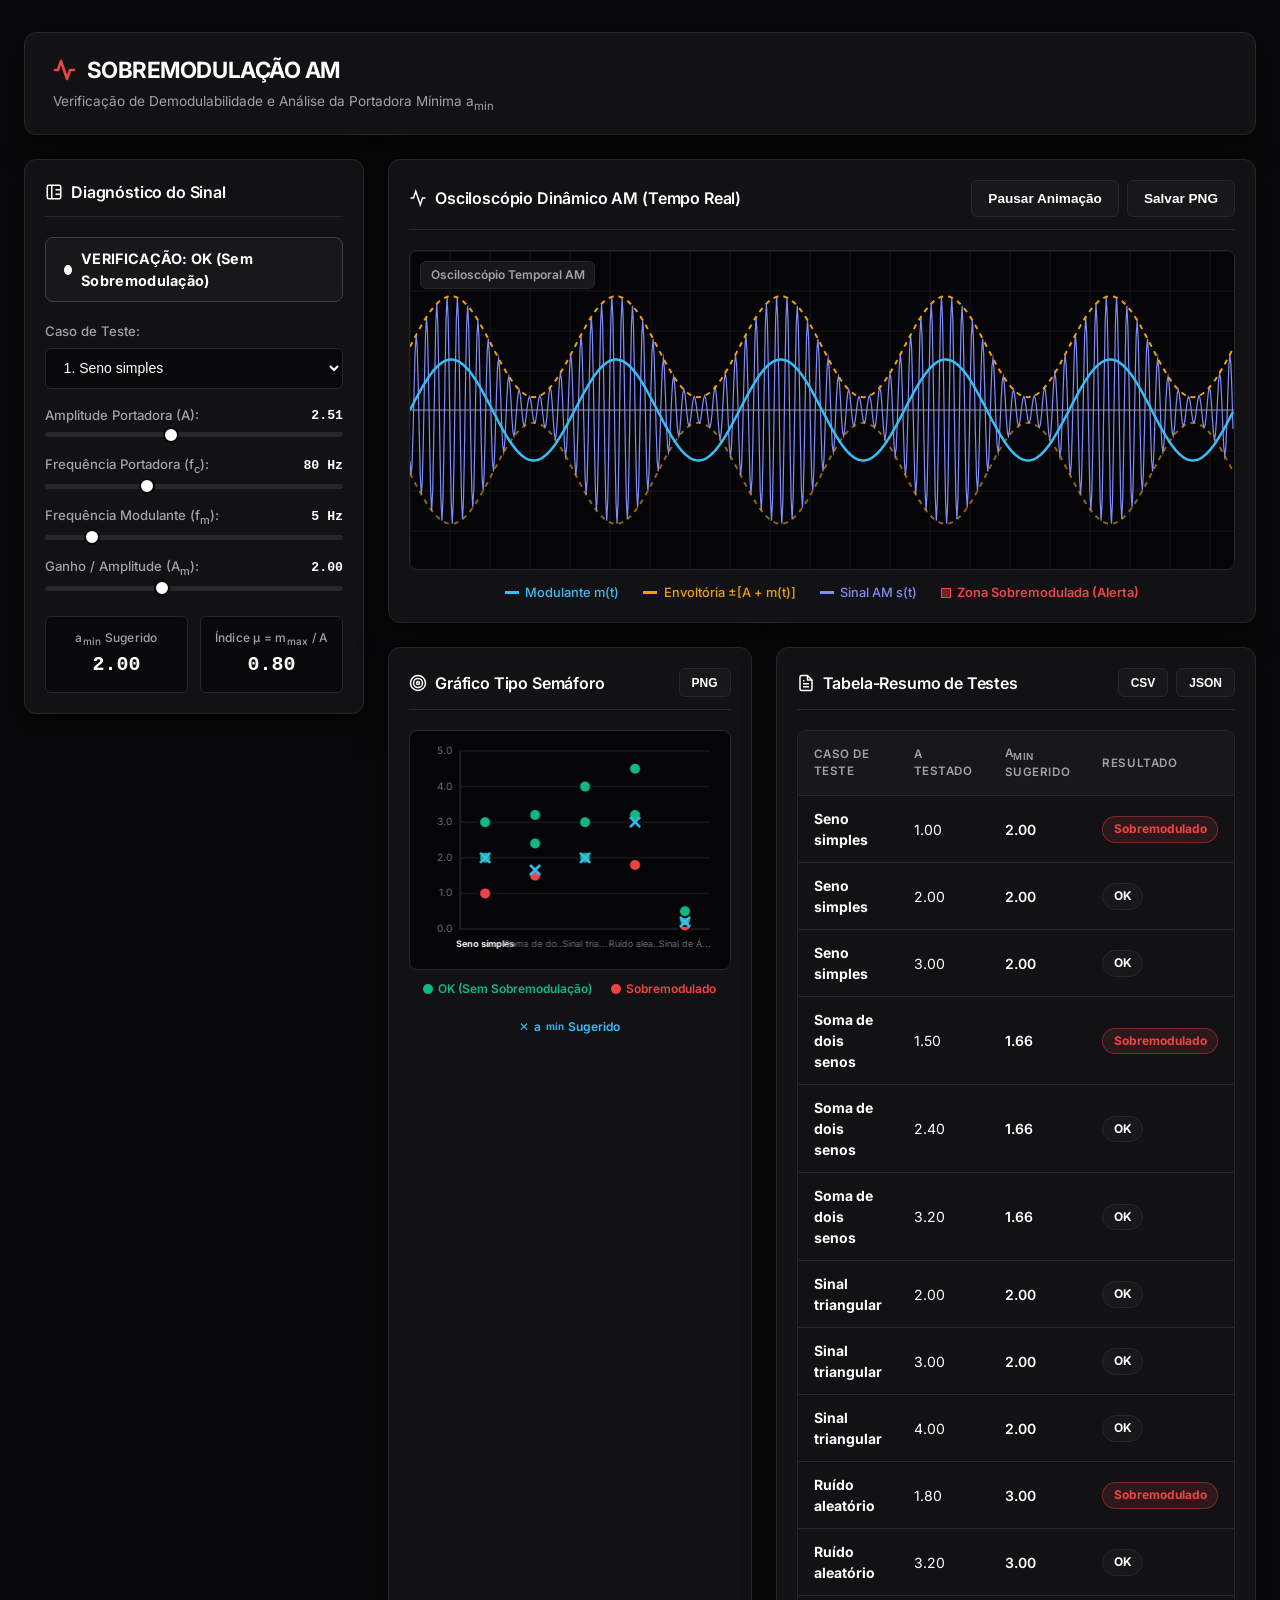
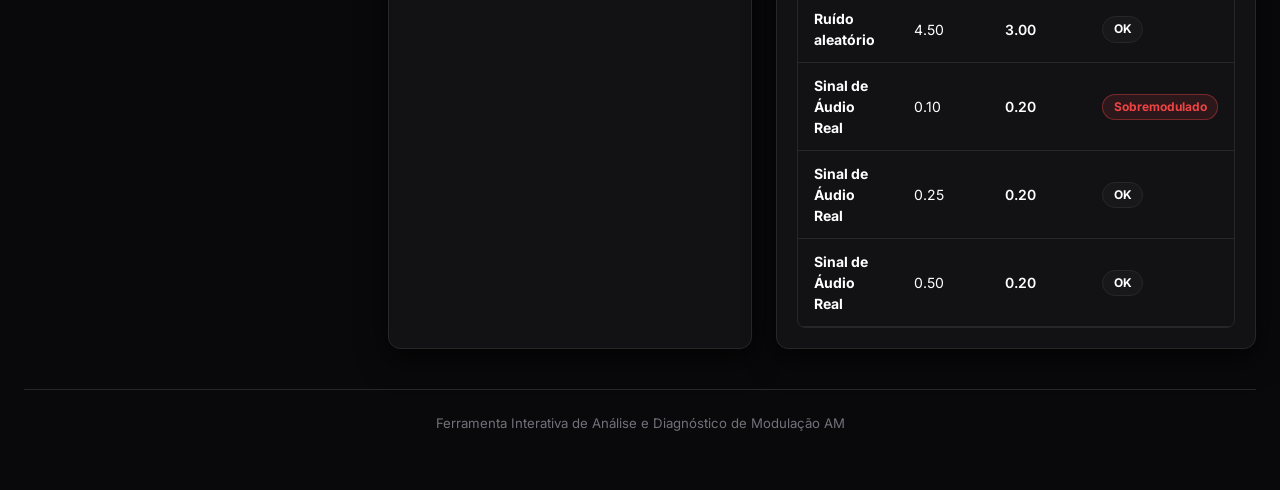
<file: simulacao-3/index.html>
<!DOCTYPE html>
<html lang="pt-BR">
<head>
  <meta charset="UTF-8">
  <meta name="viewport" content="width=device-width, initial-scale=1.0">
  <title>SOBREMODULAÇÃO AM — Verificador Automático</title>
  <meta name="description" content="Ferramenta interativa para análise e verificação automática de sobremodulação AM e cálculo de portadora mínima a_min.">
  <link rel="stylesheet" href="styles.css">
  <link rel="preconnect" href="https://fonts.googleapis.com">
  <link rel="preconnect" href="https://fonts.gstatic.com" crossorigin>
  <link href="https://fonts.googleapis.com/css2?family=Inter:wght@400;500;600;700&display=swap" rel="stylesheet">
</head>
<body>

  <div class="container">
    
    <!-- Top Header -->
    <header class="app-header">
      <div class="header-title">
        <h1>
          <svg width="24" height="24" viewBox="0 0 24 24" fill="none" stroke="currentColor" stroke-width="2.5" stroke-linecap="round" stroke-linejoin="round" style="color: var(--accent-red);"><path d="M2 12h3l3-9 6 18 3-9h4"/></svg>
          SOBREMODULAÇÃO AM
        </h1>
        <p>Verificação de Demodulabilidade e Análise da Portadora Mínima a<sub>min</sub></p>
      </div>
    </header>

    <!-- Main Dashboard Grid -->
    <div class="dashboard-grid">
      
      <!-- Sidebar Controls & Metrics -->
      <aside class="control-sidebar">
        
        <!-- Case Selector & Status Badge Card -->
        <div class="card">
          <div class="card-header">
            <span class="card-title">
              <svg width="18" height="18" viewBox="0 0 24 24" fill="none" stroke="currentColor" stroke-width="2"><rect x="3" y="3" width="18" height="18" rx="2"/><path d="M9 3v18"/><path d="M14 9h7"/><path d="M14 15h7"/></svg>
              Diagnóstico do Sinal
            </span>
          </div>

          <!-- Status Semaphore Badge -->
          <div id="statusBadge" class="status-semaphore ok" style="margin-bottom: 1.25rem;">
            <div class="status-dot"></div>
            <span id="statusText">VERIFICAÇÃO: OK</span>
          </div>

          <div class="control-group">
            
            <div class="form-field">
              <label for="caseSelector"><span>Caso de Teste:</span></label>
              <select id="caseSelector">
                <option value="sine">1. Seno simples</option>
                <option value="dual_sine">2. Soma de dois senos</option>
                <option value="triangular">3. Sinal triangular</option>
                <option value="noise">4. Ruído aleatório</option>
                <option value="audio">5. Sinal de Áudio Real</option>
              </select>
            </div>

            <div class="form-field">
              <label for="carrierAmp">
                <span>Amplitude Portadora (A):</span>
                <span id="valCarrierAmp" class="value-display">2.50</span>
              </label>
              <input type="range" id="carrierAmp" min="0.01" max="6.0" step="0.05" value="2.50">
            </div>

            <div class="form-field">
              <label for="carrierFreq">
                <span>Frequência Portadora (f<sub>c</sub>):</span>
                <span id="valCarrierFreq" class="value-display">80 Hz</span>
              </label>
              <input type="range" id="carrierFreq" min="20" max="200" step="5" value="80">
            </div>

            <div class="form-field">
              <label for="modFreq">
                <span>Frequência Modulante (f<sub>m</sub>):</span>
                <span id="valModFreq" class="value-display">5 Hz</span>
              </label>
              <input type="range" id="modFreq" min="1" max="30" step="1" value="5">
            </div>

            <div class="form-field">
              <label for="modAmp">
                <span>Ganho / Amplitude (A<sub>m</sub>):</span>
                <span id="valModAmp" class="value-display">2.00</span>
              </label>
              <input type="range" id="modAmp" min="0.1" max="5.0" step="0.1" value="2.00">
            </div>

            <!-- Dynamic Metrics -->
            <div class="metrics-row">
              <div id="cardAMin" class="metric-card">
                <div class="metric-label">a<sub>min</sub> Sugerido</div>
                <div id="valAMin" class="metric-value">2.00</div>
              </div>
              <div id="cardModIndex" class="metric-card">
                <div class="metric-label">Índice µ = m<sub>max</sub> / A</div>
                <div id="valModIndex" class="metric-value">0.80</div>
              </div>
            </div>

          </div>
        </div>

      </aside>

      <!-- Main Graphics Panels -->
      <main class="main-panels">
        
        <!-- Animated Oscilloscope Panel -->
        <div class="card">
          <div class="card-header">
            <span class="card-title">
              <svg width="18" height="18" viewBox="0 0 24 24" fill="none" stroke="currentColor" stroke-width="2"><polyline points="22 12 18 12 15 21 9 3 6 12 2 12"/></svg>
              Osciloscópio Dinâmico AM (Tempo Real)
            </span>
            <div class="btn-group">
              <button id="btnToggleAnim" class="btn btn-secondary">Pausar Animação</button>
              <button id="btnExportOsc" class="btn btn-secondary">Salvar PNG</button>
            </div>
          </div>

          <div class="canvas-container">
            <span id="canvasTagOsc" class="canvas-tag">Osciloscópio Temporal AM</span>
            <canvas id="oscilloscopeCanvas"></canvas>
          </div>

          <!-- Color Legend with Distinct Colors -->
          <div style="display: flex; gap: 1.5rem; justify-content: center; margin-top: 0.85rem; font-size: 0.8rem; flex-wrap: wrap;">
            <span style="color: #38bdf8; display: inline-flex; align-items: center; gap: 0.4rem; font-weight: 500;">
              <span style="display: inline-block; width: 14px; height: 3px; background: #38bdf8;"></span> Modulante m(t)
            </span>
            <span style="color: #f59e0b; display: inline-flex; align-items: center; gap: 0.4rem; font-weight: 500;">
              <span style="display: inline-block; width: 14px; height: 3px; background: #f59e0b; border-top: 1px dashed #f59e0b;"></span> Envoltória ±[A + m(t)]
            </span>
            <span style="color: #818cf8; display: inline-flex; align-items: center; gap: 0.4rem; font-weight: 500;">
              <span style="display: inline-block; width: 14px; height: 3px; background: #818cf8;"></span> Sinal AM s(t)
            </span>
            <span style="color: var(--accent-red); display: inline-flex; align-items: center; gap: 0.4rem; font-weight: 600;">
              <span style="display: inline-block; width: 10px; height: 10px; background: rgba(239, 68, 68, 0.4); border: 1px solid var(--accent-red);"></span> Zona Sobremodulada (Alerta)
            </span>
          </div>
        </div>

        <!-- Charts & Table Row Grid -->
        <div class="charts-grid">
          
          <!-- Semaphore Scatter Plot Card -->
          <div class="card">
            <div class="card-header">
              <span class="card-title">
                <svg width="18" height="18" viewBox="0 0 24 24" fill="none" stroke="currentColor" stroke-width="2"><circle cx="12" cy="12" r="10"/><circle cx="12" cy="12" r="6"/><circle cx="12" cy="12" r="2"/></svg>
                Gráfico Tipo Semáforo
              </span>
              <button id="btnExportSem" class="btn btn-secondary" style="padding: 0.4rem 0.75rem; font-size: 0.75rem;">PNG</button>
            </div>
            <div class="canvas-container" style="height: 240px;">
              <canvas id="semaphoreCanvas"></canvas>
            </div>
            <!-- Semáforo Legend -->
            <div style="display: flex; gap: 1.2rem; justify-content: center; margin-top: 0.65rem; font-size: 0.75rem; flex-wrap: wrap;">
              <span style="color: #10b981; display: inline-flex; align-items: center; gap: 0.3rem; font-weight: 600;">
                <span style="display: inline-block; width: 10px; height: 10px; border-radius: 50%; background: #10b981;"></span> OK (Sem Sobremodulação)
              </span>
              <span style="color: #ef4444; display: inline-flex; align-items: center; gap: 0.3rem; font-weight: 600;">
                <span style="display: inline-block; width: 10px; height: 10px; border-radius: 50%; background: #ef4444;"></span> Sobremodulado
              </span>
              <span style="color: #38bdf8; display: inline-flex; align-items: center; gap: 0.3rem; font-weight: 600;">
                <span style="display: inline-block; font-weight: bold; color: #38bdf8;">✕</span> a<sub>min</sub> Sugerido
              </span>
            </div>
          </div>

          <!-- Summary Table Card -->
          <div class="card">
            <div class="card-header">
              <span class="card-title">
                <svg width="18" height="18" viewBox="0 0 24 24" fill="none" stroke="currentColor" stroke-width="2"><path d="M14 2H6a2 2 0 0 0-2 2v16a2 2 0 0 0 2 2h12a2 2 0 0 0 2-2V8z"/><polyline points="14 2 14 8 20 8"/><line x1="16" y1="13" x2="8" y2="13"/><line x1="16" y1="17" x2="8" y2="17"/><polyline points="10 9 9 9 8 9"/></svg>
                Tabela-Resumo de Testes
              </span>
              <div class="btn-group">
                <button id="btnExportCSV" class="btn btn-secondary" style="padding: 0.4rem 0.75rem; font-size: 0.75rem;">CSV</button>
                <button id="btnExportJSON" class="btn btn-secondary" style="padding: 0.4rem 0.75rem; font-size: 0.75rem;">JSON</button>
              </div>
            </div>

            <div class="table-wrapper">
              <table id="summaryTable">
                <thead>
                  <tr>
                    <th>Caso de Teste</th>
                    <th>A Testado</th>
                    <th>a<sub>min</sub> Sugerido</th>
                    <th>Resultado</th>
                  </tr>
                </thead>
                <tbody id="summaryTableBody">
                  <!-- Inserido dinamicamente via JS -->
                </tbody>
              </table>
            </div>
          </div>

        </div>

      </main>

    </div>

    <!-- Footer -->
    <footer>
      <p>Ferramenta Interativa de Análise e Diagnóstico de Modulação AM</p>
    </footer>

  </div>

  <script src="app.js"></script>
</body>
</html>
</file>
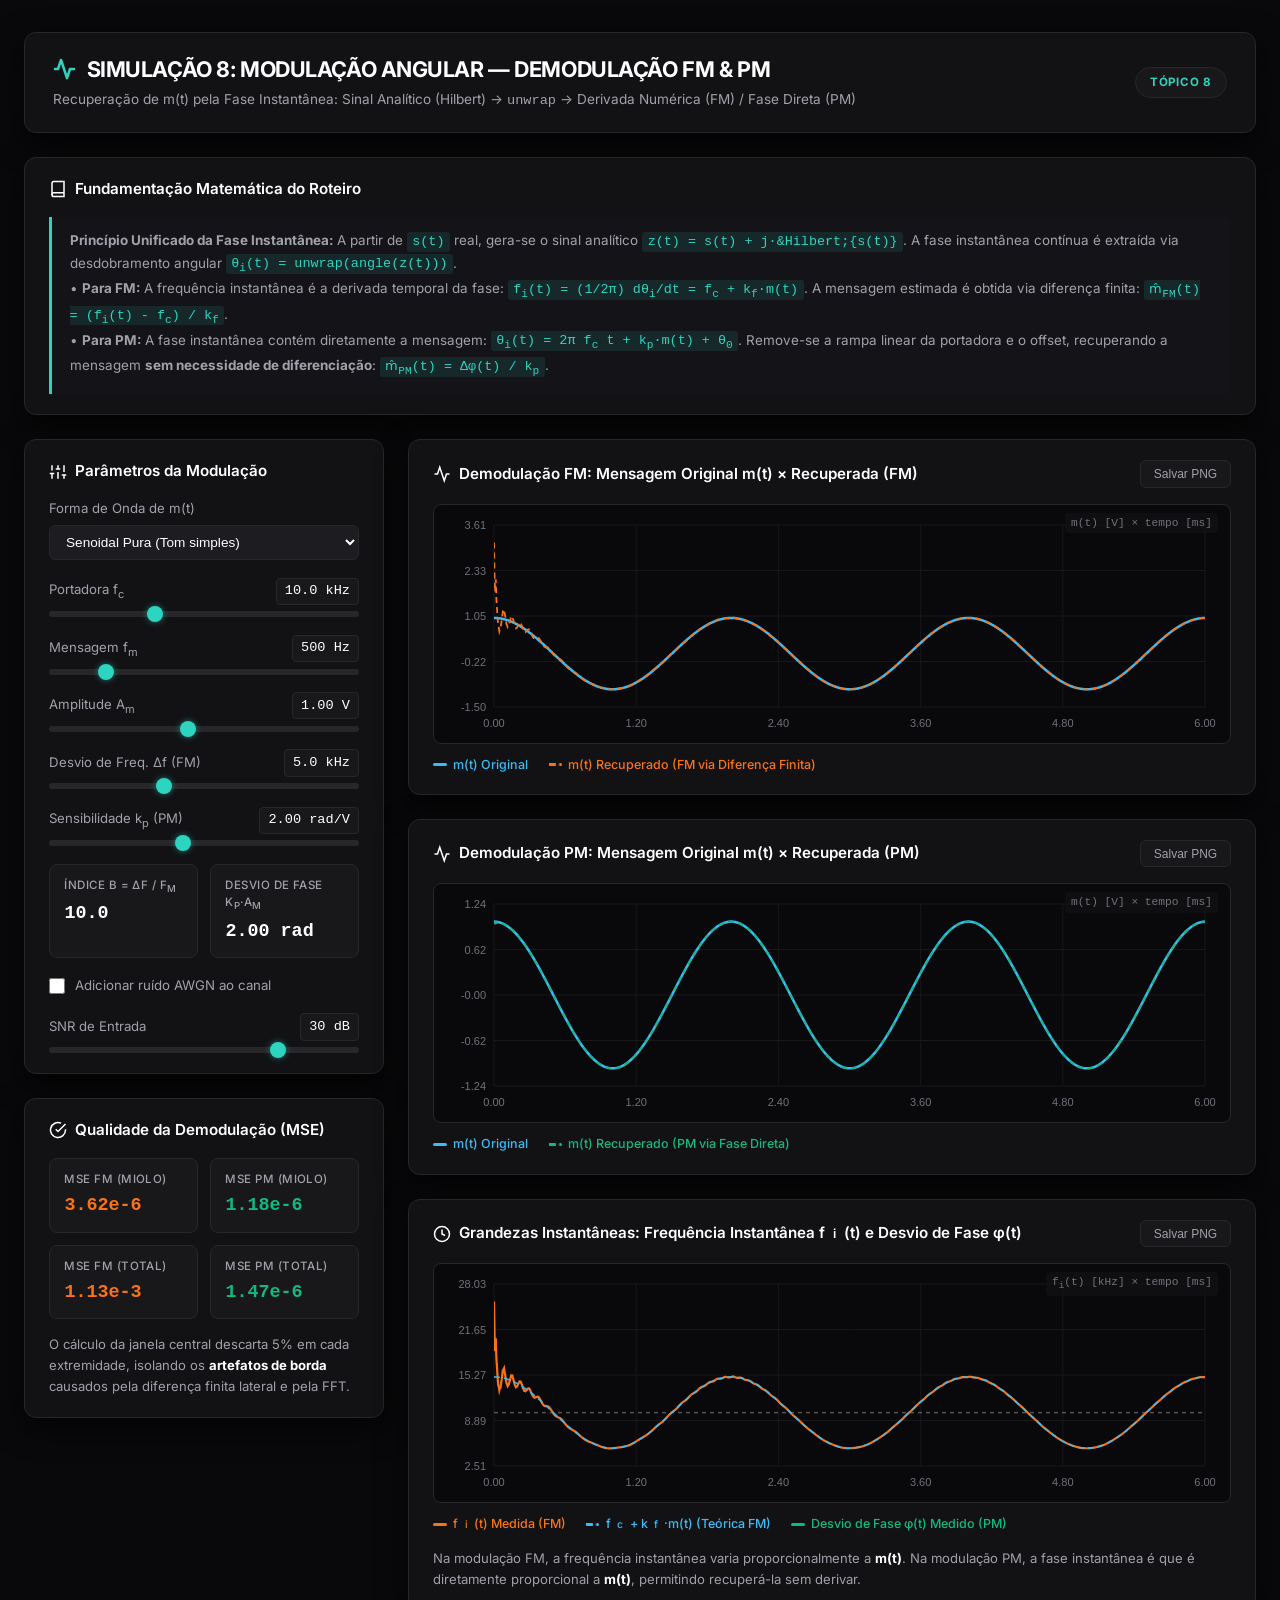
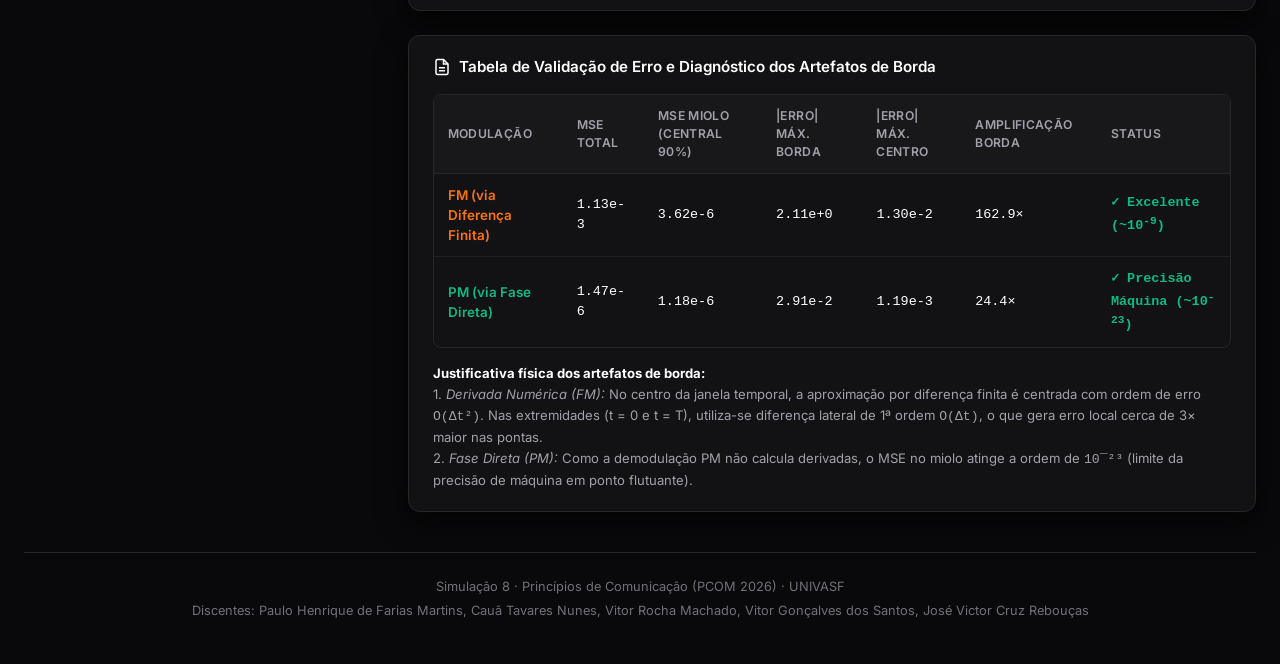
<file: simulacao-8/index.html>
<!DOCTYPE html>
<html lang="pt-BR">
<head>
  <meta charset="UTF-8">
  <meta name="viewport" content="width=device-width, initial-scale=1.0">
  <title>Simulação 8 — Modulação Angular: Demodulação de FM e de PM</title>
  <meta name="description" content="Simulação interativa do Tópico 8: recuperação da mensagem m(t) a partir de sinais FM e PM usando a fase instantânea (Hilbert + unwrap), derivada numérica e gráficos separados.">
  <link rel="stylesheet" href="styles.css">
  <link rel="preconnect" href="https://fonts.googleapis.com">
  <link rel="preconnect" href="https://fonts.gstatic.com" crossorigin>
  <link href="https://fonts.googleapis.com/css2?family=Inter:wght@400;500;600;700&display=swap" rel="stylesheet">
</head>
<body>

  <div class="container">

    <!-- Cabeçalho Principal -->
    <header class="app-header">
      <div class="header-title">
        <h1>
          <svg width="24" height="24" viewBox="0 0 24 24" fill="none" stroke="currentColor" stroke-width="2.5" stroke-linecap="round" stroke-linejoin="round" style="color: var(--accent);"><path d="M2 12h3l3-9 6 18 3-9h4"/></svg>
          SIMULAÇÃO 8: MODULAÇÃO ANGULAR — DEMODULAÇÃO FM &amp; PM
        </h1>
        <p>Recuperação de m(t) pela Fase Instantânea: Sinal Analítico (Hilbert) &rarr; <code>unwrap</code> &rarr; Derivada Numérica (FM) / Fase Direta (PM)</p>
      </div>
      <span class="badge-topic">Tópico 8</span>
    </header>

    <!-- Resumo Teórico do Método -->
    <section class="card">
      <div class="card-header">
        <span class="card-title">
          <svg width="18" height="18" viewBox="0 0 24 24" fill="none" stroke="currentColor" stroke-width="2"><path d="M4 19.5A2.5 2.5 0 0 1 6.5 17H20"/><path d="M6.5 2H20v20H6.5A2.5 2.5 0 0 1 4 19.5v-15A2.5 2.5 0 0 1 6.5 2z"/></svg>
          Fundamentação Matemática do Roteiro
        </span>
      </div>
      <div class="math-proof-box">
        <strong>Princípio Unificado da Fase Instantânea:</strong> A partir de <code>s(t)</code> real, gera-se o sinal analítico <code>z(t) = s(t) + j&middot;&Hilbert;{s(t)}</code>. A fase instantânea contínua é extraída via desdobramento angular <code>&theta;<sub>i</sub>(t) = unwrap(angle(z(t)))</code>.<br>
        &bull; <strong>Para FM:</strong> A frequência instantânea é a derivada temporal da fase: <code>f<sub>i</sub>(t) = (1/2&pi;) d&theta;<sub>i</sub>/dt = f<sub>c</sub> + k<sub>f</sub>&middot;m(t)</code>. A mensagem estimada é obtida via diferença finita: <code>m&#770;<sub>FM</sub>(t) = (f<sub>i</sub>(t) - f<sub>c</sub>) / k<sub>f</sub></code>.<br>
        &bull; <strong>Para PM:</strong> A fase instantânea contém diretamente a mensagem: <code>&theta;<sub>i</sub>(t) = 2&pi; f<sub>c</sub> t + k<sub>p</sub>&middot;m(t) + &theta;<sub>0</sub></code>. Remove-se a rampa linear da portadora e o offset, recuperando a mensagem <strong>sem necessidade de diferenciação</strong>: <code>m&#770;<sub>PM</sub>(t) = &Delta;&phi;(t) / k<sub>p</sub></code>.
      </div>
    </section>

    <!-- Grid do Dashboard -->
    <div class="dashboard-grid">

      <!-- Barra Lateral de Controles e Métricas -->
      <aside class="control-sidebar">

        <div class="card">
          <div class="card-header">
            <span class="card-title">
              <svg width="18" height="18" viewBox="0 0 24 24" fill="none" stroke="currentColor" stroke-width="2"><path d="M4 21v-7"/><path d="M4 10V3"/><path d="M12 21v-9"/><path d="M12 8V3"/><path d="M20 21v-5"/><path d="M20 12V3"/><path d="M1 14h6"/><path d="M9 8h6"/><path d="M17 16h6"/></svg>
              Parâmetros da Modulação
            </span>
          </div>

          <div class="control-group">

            <div class="form-field">
              <label for="msgType"><span>Forma de Onda de m(t)</span></label>
              <select id="msgType">
                <option value="sine" selected>Senoidal Pura (Tom simples)</option>
                <option value="triangular">Triangular</option>
                <option value="square">Onda Quadrada (Banda larga)</option>
              </select>
            </div>

            <div class="form-field">
              <label for="fc"><span>Portadora f<sub>c</sub></span><span id="valFc" class="value-display">10.0 kHz</span></label>
              <input type="range" id="fc" min="5000" max="20000" step="500" value="10000">
            </div>

            <div class="form-field">
              <label for="fm"><span>Mensagem f<sub>m</sub></span><span id="valFm" class="value-display">500 Hz</span></label>
              <input type="range" id="fm" min="200" max="2000" step="50" value="500">
            </div>

            <div class="form-field">
              <label for="am"><span>Amplitude A<sub>m</sub></span><span id="valAm" class="value-display">1.00 V</span></label>
              <input type="range" id="am" min="0.2" max="2.0" step="0.05" value="1.00">
            </div>

            <div class="form-field">
              <label for="df"><span>Desvio de Freq. &Delta;f (FM)</span><span id="valDf" class="value-display">5.0 kHz</span></label>
              <input type="range" id="df" min="1000" max="12000" step="250" value="5000">
            </div>

            <div class="form-field">
              <label for="kp"><span>Sensibilidade k<sub>p</sub> (PM)</span><span id="valKp" class="value-display">2.00 rad/V</span></label>
              <input type="range" id="kp" min="0.5" max="4.0" step="0.05" value="2.00">
            </div>

            <div class="metrics-row">
              <div class="metric-card">
                <div class="metric-label">Índice &beta; = &Delta;f / f<sub>m</sub></div>
                <div id="valBeta" class="metric-value">10.0</div>
              </div>
              <div class="metric-card">
                <div class="metric-label">Desvio de Fase k<sub>p</sub>&middot;A<sub>m</sub></div>
                <div id="valPkPhase" class="metric-value">2.00 rad</div>
              </div>
            </div>

            <label class="checkbox-field">
              <input type="checkbox" id="noiseOn">
              Adicionar ruído AWGN ao canal
            </label>

            <div class="form-field">
              <label for="snr"><span>SNR de Entrada</span><span id="valSnr" class="value-display">30 dB</span></label>
              <input type="range" id="snr" min="0" max="40" step="1" value="30" disabled>
            </div>

          </div>
        </div>

        <!-- Card de Métricas de Qualidade (MSE) -->
        <div class="card">
          <div class="card-header">
            <span class="card-title">
              <svg width="18" height="18" viewBox="0 0 24 24" fill="none" stroke="currentColor" stroke-width="2"><path d="M22 11.08V12a10 10 0 1 1-5.93-9.14"/><polyline points="22 4 12 14.01 9 11.01"/></svg>
              Qualidade da Demodulação (MSE)
            </span>
          </div>
          <div class="metrics-row">
            <div id="cardMseFm" class="metric-card">
              <div class="metric-label">MSE FM (Miolo)</div>
              <div id="valMseFm" class="metric-value fm">–</div>
            </div>
            <div id="cardMsePm" class="metric-card">
              <div class="metric-label">MSE PM (Miolo)</div>
              <div id="valMsePm" class="metric-value pm">–</div>
            </div>
          </div>
          <div class="metrics-row" style="margin-top: 0.75rem;">
            <div class="metric-card">
              <div class="metric-label">MSE FM (Total)</div>
              <div id="valMseFmTot" class="metric-value fm">–</div>
            </div>
            <div class="metric-card">
              <div class="metric-label">MSE PM (Total)</div>
              <div id="valMsePmTot" class="metric-value pm">–</div>
            </div>
          </div>
          <p class="note" style="margin-top: 0.9rem;">
            O cálculo da janela central descarta 5% em cada extremidade, isolando os <strong>artefatos de borda</strong> causados pela diferença finita lateral e pela FFT.
          </p>
        </div>

      </aside>

      <!-- Painéis Principais de Gráficos -->
      <main class="main-panels">

        <!-- Gráfico 1: Demodulação FM (Separado) -->
        <div class="card">
          <div class="card-header">
            <span id="titlePlotFm" class="card-title">
              <svg width="18" height="18" viewBox="0 0 24 24" fill="none" stroke="currentColor" stroke-width="2"><polyline points="22 12 18 12 15 21 9 3 6 12 2 12"/></svg>
              Demodulação FM: Mensagem Original m(t) &times; Recuperada (FM)
            </span>
            <button id="btnPngFm" class="btn">Salvar PNG</button>
          </div>
          <div class="canvas-container">
            <span class="canvas-tag">m(t) [V] &times; tempo [ms]</span>
            <canvas id="canvasFm"></canvas>
          </div>
          <div class="legend">
            <span style="color: var(--signal)"><span class="swatch" style="background: var(--signal)"></span> m(t) Original</span>
            <span style="color: var(--fm)"><span class="swatch dashed"></span> m(t) Recuperado (FM via Diferença Finita)</span>
          </div>
        </div>

        <!-- Gráfico 2: Demodulação PM (Separado) -->
        <div class="card">
          <div class="card-header">
            <span id="titlePlotPm" class="card-title">
              <svg width="18" height="18" viewBox="0 0 24 24" fill="none" stroke="currentColor" stroke-width="2"><polyline points="22 12 18 12 15 21 9 3 6 12 2 12"/></svg>
              Demodulação PM: Mensagem Original m(t) &times; Recuperada (PM)
            </span>
            <button id="btnPngPm" class="btn">Salvar PNG</button>
          </div>
          <div class="canvas-container">
            <span class="canvas-tag">m(t) [V] &times; tempo [ms]</span>
            <canvas id="canvasPm"></canvas>
          </div>
          <div class="legend">
            <span style="color: var(--signal)"><span class="swatch" style="background: var(--signal)"></span> m(t) Original</span>
            <span style="color: var(--pm)"><span class="swatch dashed"></span> m(t) Recuperado (PM via Fase Direta)</span>
          </div>
        </div>

        <!-- Gráfico 3: Frequência Instantânea fi(t) e Desvio de Fase Instantâneo -->
        <div class="card">
          <div class="card-header">
            <span class="card-title">
              <svg width="18" height="18" viewBox="0 0 24 24" fill="none" stroke="currentColor" stroke-width="2"><circle cx="12" cy="12" r="10"/><polyline points="12 6 12 12 16 14"/></svg>
              Grandezas Instantâneas: Frequência Instantânea f<sub>i</sub>(t) e Desvio de Fase &phi;(t)
            </span>
            <button id="btnPngFi" class="btn">Salvar PNG</button>
          </div>
          <div class="canvas-container">
            <span class="canvas-tag">f<sub>i</sub>(t) [kHz] &times; tempo [ms]</span>
            <canvas id="canvasFi"></canvas>
          </div>
          <div class="legend">
            <span style="color: var(--fm)"><span class="swatch" style="background: var(--fm)"></span> f<sub>i</sub>(t) Medida (FM)</span>
            <span style="color: var(--signal)"><span class="swatch dashed"></span> f<sub>c</sub> + k<sub>f</sub>&middot;m(t) (Teórica FM)</span>
            <span style="color: var(--pm)"><span class="swatch" style="background: var(--pm)"></span> Desvio de Fase &phi;(t) Medido (PM)</span>
          </div>
          <p class="note" style="margin-top: 0.85rem;">
            Na modulação FM, a frequência instantânea varia proporcionalmente a <strong>m(t)</strong>. Na modulação PM, a fase instantânea é que é diretamente proporcional a <strong>m(t)</strong>, permitindo recuperá-la sem derivar.
          </p>
        </div>

        <!-- Card 4: Tabela Comparativa de Erro e Diagnóstico de Bordas -->
        <div class="card">
          <div class="card-header">
            <span class="card-title">
              <svg width="18" height="18" viewBox="0 0 24 24" fill="none" stroke="currentColor" stroke-width="2"><path d="M14 2H6a2 2 0 0 0-2 2v16a2 2 0 0 0 2 2h12a2 2 0 0 0 2-2V8z"/><polyline points="14 2 14 8 20 8"/><line x1="16" y1="13" x2="8" y2="13"/><line x1="16" y1="17" x2="8" y2="17"/></svg>
              Tabela de Validação de Erro e Diagnóstico dos Artefatos de Borda
            </span>
          </div>
          <div class="table-wrapper">
            <table>
              <thead>
                <tr>
                  <th>Modulação</th>
                  <th>MSE Total</th>
                  <th>MSE Miolo (Central 90%)</th>
                  <th>|Erro| Máx. Borda</th>
                  <th>|Erro| Máx. Centro</th>
                  <th>Amplificação Borda</th>
                  <th>Status</th>
                </tr>
              </thead>
              <tbody id="errTableBody"></tbody>
            </table>
          </div>
          <p class="note" style="margin-top: 0.9rem;">
            <strong>Justificativa física dos artefatos de borda:</strong><br>
            1. <em>Derivada Numérica (FM):</em> No centro da janela temporal, a aproximação por diferença finita é centrada com ordem de erro <code>O(&Delta;t&sup2;)</code>. Nas extremidades (t = 0 e t = T), utiliza-se diferença lateral de 1ª ordem <code>O(&Delta;t)</code>, o que gera erro local cerca de 3&times; maior nas pontas.<br>
            2. <em>Fase Direta (PM):</em> Como a demodulação PM não calcula derivadas, o MSE no miolo atinge a ordem de <code>10&macr;&sup2;&sup3;</code> (limite da precisão de máquina em ponto flutuante).
          </p>
        </div>

      </main>

    </div>

    <!-- Rodapé -->
    <footer>
      <p>Simulação 8 &middot; Princípios de Comunicação (PCOM 2026) &middot; UNIVASF</p>
      <p>Discentes: Paulo Henrique de Farias Martins, Cauã Tavares Nunes, Vitor Rocha Machado, Vitor Gonçalves dos Santos, José Victor Cruz Rebouças</p>
    </footer>

  </div>

  <script src="app.js"></script>
</body>
</html>
</file>
<file: simulacao-3/styles.css>
/* ==========================================================================
   AM Overmodulation Checker — Clean Monochrome & Red Highlight Theme
   ========================================================================== */

:root {
  --bg-dark: #09090b;
  --bg-card: #121215;
  --bg-card-hover: #18181c;
  --border-color: #27272a;
  --border-active: #ffffff;
  
  --text-main: #ffffff;
  --text-muted: #a1a1aa;
  --text-dim: #71717a;
  
  /* Highlights & Red Accent */
  --accent-red: #ef4444;
  --accent-red-hover: #dc2626;
  --accent-red-bg: rgba(239, 68, 68, 0.12);
  --accent-red-glow: rgba(239, 68, 68, 0.4);

  --accent-white: #ffffff;
  --accent-gray: #3f3f46;

  --status-ok: #ffffff;
  --status-ok-bg: #18181b;
  --status-ok-border: #3f3f46;
  
  --status-over: #ef4444;
  --status-over-bg: rgba(239, 68, 68, 0.12);
  --status-over-border: rgba(239, 68, 68, 0.4);

  --font-family: 'Inter', system-ui, -apple-system, BlinkMacSystemFont, 'Segoe UI', Roboto, sans-serif;
  --radius-lg: 12px;
  --radius-md: 8px;
  --radius-sm: 6px;
  --shadow-main: 0 10px 30px rgba(0, 0, 0, 0.7);
}

* {
  box-sizing: border-box;
  margin: 0;
  padding: 0;
}

body {
  background-color: var(--bg-dark);
  color: var(--text-main);
  font-family: var(--font-family);
  min-height: 100vh;
  line-height: 1.5;
  padding: 2rem 1.5rem;
  -webkit-font-smoothing: antialiased;
}

.container {
  max-width: 1400px;
  margin: 0 auto;
  display: flex;
  flex-direction: column;
  gap: 1.5rem;
}

/* Header */
.app-header {
  display: flex;
  justify-content: space-between;
  align-items: center;
  flex-wrap: wrap;
  gap: 1rem;
  background: var(--bg-card);
  border: 1px solid var(--border-color);
  padding: 1.25rem 1.75rem;
  border-radius: var(--radius-lg);
  box-shadow: var(--shadow-main);
}

.header-title h1 {
  font-size: 1.4rem;
  font-weight: 700;
  color: var(--text-main);
  letter-spacing: -0.02em;
  display: flex;
  align-items: center;
  gap: 0.6rem;
}

.header-title p {
  font-size: 0.85rem;
  color: var(--text-muted);
  margin-top: 0.25rem;
}

.badge-topic {
  background: #18181b;
  color: var(--text-main);
  border: 1px solid var(--border-color);
  padding: 0.3rem 0.8rem;
  border-radius: 9999px;
  font-size: 0.75rem;
  font-weight: 600;
  text-transform: uppercase;
  letter-spacing: 0.05em;
}

/* Main Grid Layout */
.dashboard-grid {
  display: grid;
  grid-template-columns: 340px 1fr;
  gap: 1.5rem;
}

@media (max-width: 1024px) {
  .dashboard-grid {
    grid-template-columns: 1fr;
  }
}

/* Sidebar & Cards */
.card {
  background: var(--bg-card);
  border: 1px solid var(--border-color);
  border-radius: var(--radius-lg);
  padding: 1.25rem;
  box-shadow: var(--shadow-main);
  transition: border-color 0.2s ease;
}

.card:hover {
  border-color: var(--text-dim);
}

.card-header {
  display: flex;
  justify-content: space-between;
  align-items: center;
  margin-bottom: 1.25rem;
  padding-bottom: 0.75rem;
  border-bottom: 1px solid var(--border-color);
}

.card-title {
  font-size: 1rem;
  font-weight: 600;
  display: flex;
  align-items: center;
  gap: 0.5rem;
  color: var(--text-main);
  letter-spacing: -0.01em;
}

/* Status Semaphore Badge */
.status-semaphore {
  display: flex;
  align-items: center;
  gap: 0.6rem;
  padding: 0.6rem 1.1rem;
  border-radius: var(--radius-md);
  font-weight: 700;
  font-size: 0.9rem;
  letter-spacing: 0.02em;
  transition: all 0.2s ease;
}

.status-semaphore.ok {
  background: var(--status-ok-bg);
  color: var(--status-ok);
  border: 1px solid var(--status-ok-border);
}

.status-semaphore.overmodulated {
  background: var(--status-over-bg);
  color: var(--status-over);
  border: 1px solid var(--status-over-border);
  box-shadow: 0 0 15px var(--accent-red-glow);
}

.status-dot {
  width: 10px;
  height: 10px;
  border-radius: 50%;
  background: currentColor;
}

.status-semaphore.overmodulated .status-dot {
  animation: pulse-red 1.2s infinite alternate;
}

@keyframes pulse-red {
  0% { transform: scale(0.85); opacity: 0.6; }
  100% { transform: scale(1.25); opacity: 1; }
}

/* Controls Form */
.control-group {
  display: flex;
  flex-direction: column;
  gap: 1.1rem;
}

.form-field {
  display: flex;
  flex-direction: column;
  gap: 0.4rem;
}

.form-field label {
  font-size: 0.825rem;
  font-weight: 500;
  color: var(--text-muted);
  display: flex;
  justify-content: space-between;
  align-items: center;
}

.value-display {
  color: var(--text-main);
  font-family: monospace;
  font-weight: 700;
}

.value-display.highlight-alert {
  color: var(--accent-red);
}

select, input[type="text"] {
  background: #09090b;
  border: 1px solid var(--border-color);
  color: var(--text-main);
  padding: 0.65rem 0.85rem;
  border-radius: var(--radius-sm);
  font-size: 0.875rem;
  outline: none;
  transition: border-color 0.2s ease;
}

select:focus, input:focus {
  border-color: var(--text-main);
}

input[type="range"] {
  -webkit-appearance: none;
  appearance: none;
  width: 100%;
  height: 5px;
  background: #27272a;
  border-radius: 3px;
  outline: none;
}

input[type="range"]::-webkit-slider-thumb {
  -webkit-appearance: none;
  appearance: none;
  width: 16px;
  height: 16px;
  border-radius: 50%;
  background: var(--text-main);
  cursor: pointer;
  border: 2px solid var(--bg-dark);
  transition: transform 0.15s ease, background-color 0.15s ease;
}

input[type="range"]::-webkit-slider-thumb:hover {
  transform: scale(1.2);
  background: var(--accent-red);
}

/* Metric Display Cards */
.metrics-row {
  display: grid;
  grid-template-columns: repeat(2, 1fr);
  gap: 0.75rem;
  margin-top: 0.5rem;
}

.metric-card {
  background: #09090b;
  border: 1px solid var(--border-color);
  border-radius: var(--radius-sm);
  padding: 0.75rem;
  text-align: center;
  transition: border-color 0.2s ease;
}

.metric-card.alert-border {
  border-color: var(--accent-red);
  background: rgba(239, 68, 68, 0.05);
}

.metric-label {
  font-size: 0.75rem;
  color: var(--text-muted);
  font-weight: 500;
  letter-spacing: 0.02em;
}

.metric-value {
  font-size: 1.25rem;
  font-weight: 700;
  color: var(--text-main);
  font-family: monospace;
}

.metric-value.alert-text {
  color: var(--accent-red);
}

/* Buttons & Actions */
.btn {
  display: inline-flex;
  align-items: center;
  justify-content: center;
  gap: 0.5rem;
  padding: 0.6rem 1rem;
  border-radius: var(--radius-sm);
  font-size: 0.85rem;
  font-weight: 600;
  cursor: pointer;
  border: 1px solid transparent;
  transition: all 0.2s ease;
  text-decoration: none;
}

.btn-primary {
  background: var(--accent-red);
  color: white;
}

.btn-primary:hover {
  background: var(--accent-red-hover);
}

.btn-secondary {
  background: #18181b;
  color: var(--text-main);
  border-color: var(--border-color);
}

.btn-secondary:hover {
  background: #27272a;
  border-color: var(--text-muted);
}

.btn-highlight {
  background: var(--accent-red);
  color: white;
  border-color: var(--accent-red);
}

.btn-highlight:hover {
  background: var(--accent-red-hover);
}

.btn-group {
  display: flex;
  gap: 0.5rem;
  flex-wrap: wrap;
}

/* Main Display Panels */
.main-panels {
  display: flex;
  flex-direction: column;
  gap: 1.5rem;
}

.canvas-container {
  position: relative;
  width: 100%;
  height: 320px;
  background: #050507;
  border: 1px solid var(--border-color);
  border-radius: var(--radius-md);
  overflow: hidden;
}

canvas {
  width: 100%;
  height: 100%;
  display: block;
}

.canvas-tag {
  position: absolute;
  top: 10px;
  left: 10px;
  background: #18181b;
  border: 1px solid var(--border-color);
  padding: 0.25rem 0.6rem;
  border-radius: var(--radius-sm);
  font-size: 0.75rem;
  font-weight: 600;
  color: var(--text-muted);
}

.canvas-tag.alert-tag {
  color: var(--accent-red);
  border-color: var(--accent-red);
  background: rgba(239, 68, 68, 0.1);
}

/* Charts Grid */
.charts-grid {
  display: grid;
  grid-template-columns: 1fr 1fr;
  gap: 1.5rem;
}

@media (max-width: 900px) {
  .charts-grid {
    grid-template-columns: 1fr;
  }
}

/* Data Table Styling */
.table-wrapper {
  overflow-x: auto;
  border-radius: var(--radius-md);
  border: 1px solid var(--border-color);
}

table {
  width: 100%;
  border-collapse: collapse;
  text-align: left;
  font-size: 0.875rem;
}

th {
  background: #18181b;
  color: var(--text-muted);
  font-weight: 600;
  padding: 0.85rem 1rem;
  border-bottom: 1px solid var(--border-color);
  text-transform: uppercase;
  font-size: 0.725rem;
  letter-spacing: 0.05em;
}

td {
  padding: 0.75rem 1rem;
  border-bottom: 1px solid var(--border-color);
  color: var(--text-main);
}

tr:hover {
  background: #18181b;
  cursor: pointer;
}

tr.active-row {
  background: rgba(255, 255, 255, 0.06);
  border-left: 3px solid var(--text-main);
}

tr.active-row-alert {
  background: rgba(239, 68, 68, 0.1);
  border-left: 3px solid var(--accent-red);
}

/* Status Pill */
.status-pill {
  display: inline-flex;
  align-items: center;
  gap: 0.35rem;
  padding: 0.2rem 0.65rem;
  border-radius: 9999px;
  font-size: 0.75rem;
  font-weight: 700;
}

.status-pill.ok {
  background: #18181b;
  color: var(--text-main);
  border: 1px solid var(--border-color);
}

.status-pill.sobremodulado {
  background: var(--accent-red-bg);
  color: var(--accent-red);
  border: 1px solid rgba(239, 68, 68, 0.4);
}

/* Footer */
footer {
  text-align: center;
  padding: 1.5rem;
  color: var(--text-dim);
  font-size: 0.825rem;
  border-top: 1px solid var(--border-color);
  margin-top: 1rem;
}

footer a {
  color: var(--text-muted);
  text-decoration: none;
}

footer a:hover {
  color: var(--accent-red);
}
</file>
<file: simulacao-8/styles.css>
/* ==========================================================================
   Simulação 8 — Modulação Angular (FM e PM)
   Tópico 8 — Demodulação de FM e de PM via Fase Instantânea
   Tema escuro de alto padrão visual, alta legibilidade e design moderno
   ========================================================================== */

:root {
  --bg-dark: #09090b;
  --bg-card: #121215;
  --bg-card-alt: #18181b;
  --border-color: #27272a;
  --border-highlight: #3f3f46;

  --text-main: #ffffff;
  --text-muted: #a1a1aa;
  --text-dim: #71717a;

  /* Cores temáticas para grandezas e sinais */
  --signal: #38bdf8;     /* m(t) — mensagem original (azul celeste) */
  --fm: #f97316;         /* FM — Laranja vibrante */
  --pm: #10b981;         /* PM — Verde esmeralda */
  --accent: #2dd4bf;     /* Destaque da interface (teal) */
  --alert: #ef4444;      /* Indicador de alerta / erro */
  --success: #10b981;    /* Indicador de sucesso */

  --font-family: 'Inter', system-ui, -apple-system, BlinkMacSystemFont, 'Segoe UI', Roboto, sans-serif;
  --radius-lg: 12px;
  --radius-md: 8px;
  --radius-sm: 6px;
  --shadow-main: 0 10px 30px rgba(0, 0, 0, 0.7);
}

* {
  box-sizing: border-box;
  margin: 0;
  padding: 0;
}

body {
  background-color: var(--bg-dark);
  color: var(--text-main);
  font-family: var(--font-family);
  min-height: 100vh;
  line-height: 1.5;
  padding: 2rem 1.5rem;
  -webkit-font-smoothing: antialiased;
}

.container {
  max-width: 1440px;
  margin: 0 auto;
  display: flex;
  flex-direction: column;
  gap: 1.5rem;
}

/* Header ------------------------------------------------------------------- */
.app-header {
  display: flex;
  justify-content: space-between;
  align-items: center;
  flex-wrap: wrap;
  gap: 1rem;
  background: var(--bg-card);
  border: 1px solid var(--border-color);
  padding: 1.25rem 1.75rem;
  border-radius: var(--radius-lg);
  box-shadow: var(--shadow-main);
}

.header-title h1 {
  font-size: 1.35rem;
  font-weight: 700;
  letter-spacing: -0.02em;
  display: flex;
  align-items: center;
  gap: 0.6rem;
}

.header-title p {
  font-size: 0.85rem;
  color: var(--text-muted);
  margin-top: 0.25rem;
}

.badge-topic {
  background: #18181b;
  color: var(--accent);
  border: 1px solid var(--border-color);
  padding: 0.35rem 0.9rem;
  border-radius: 9999px;
  font-size: 0.72rem;
  font-weight: 700;
  text-transform: uppercase;
  letter-spacing: 0.06em;
}

/* Cards e Layout ----------------------------------------------------------- */
.card {
  background: var(--bg-card);
  border: 1px solid var(--border-color);
  border-radius: var(--radius-lg);
  padding: 1.25rem 1.5rem;
  box-shadow: var(--shadow-main);
}

.card-header {
  display: flex;
  justify-content: space-between;
  align-items: center;
  margin-bottom: 1rem;
}

.card-title {
  font-size: 0.95rem;
  font-weight: 600;
  color: var(--text-main);
  display: flex;
  align-items: center;
  gap: 0.5rem;
}

/* Teoria Box --------------------------------------------------------------- */
.math-proof-box {
  background: #141418;
  border-left: 3px solid var(--accent);
  padding: 0.85rem 1.1rem;
  border-radius: 0 var(--radius-sm) var(--radius-sm) 0;
  font-size: 0.84rem;
  color: var(--text-muted);
  line-height: 1.6;
}

.math-proof-box code {
  color: var(--accent);
  font-family: monospace;
  background: rgba(45, 212, 191, 0.1);
  padding: 0.15rem 0.35rem;
  border-radius: 3px;
}

/* Dashboard Grid ----------------------------------------------------------- */
.dashboard-grid {
  display: grid;
  grid-template-columns: 360px 1fr;
  gap: 1.5rem;
}

@media (max-width: 1024px) {
  .dashboard-grid {
    grid-template-columns: 1fr;
  }
}

.control-sidebar {
  display: flex;
  flex-direction: column;
  gap: 1.5rem;
}

.main-panels {
  display: flex;
  flex-direction: column;
  gap: 1.5rem;
}

/* Controles de Formulário -------------------------------------------------- */
.control-group {
  display: flex;
  flex-direction: column;
  gap: 1.1rem;
}

.form-field {
  display: flex;
  flex-direction: column;
  gap: 0.4rem;
}

.form-field label {
  font-size: 0.825rem;
  color: var(--text-muted);
  display: flex;
  justify-content: space-between;
  align-items: center;
}

.form-field select {
  background: #1c1c21;
  color: var(--text-main);
  border: 1px solid var(--border-color);
  padding: 0.5rem 0.75rem;
  border-radius: var(--radius-sm);
  font-size: 0.85rem;
  outline: none;
  cursor: pointer;
}

.value-display {
  color: var(--text-main);
  font-family: monospace;
  font-size: 0.85rem;
  background: #18181b;
  padding: 0.15rem 0.5rem;
  border-radius: 4px;
  border: 1px solid var(--border-color);
}

input[type="range"] {
  -webkit-appearance: none;
  appearance: none;
  width: 100%;
  height: 6px;
  background: #27272a;
  border-radius: 3px;
  outline: none;
  cursor: pointer;
}

input[type="range"]::-webkit-slider-thumb {
  -webkit-appearance: none;
  appearance: none;
  width: 16px;
  height: 16px;
  border-radius: 50%;
  background: var(--accent);
  cursor: pointer;
  box-shadow: 0 0 6px rgba(45, 212, 191, 0.5);
  transition: transform 0.1s ease;
}

input[type="range"]::-webkit-slider-thumb:hover {
  transform: scale(1.15);
}

.checkbox-field {
  display: flex;
  align-items: center;
  gap: 0.6rem;
  font-size: 0.83rem;
  color: var(--text-muted);
  cursor: pointer;
}

.checkbox-field input[type="checkbox"] {
  accent-color: var(--accent);
  width: 16px;
  height: 16px;
  cursor: pointer;
}

/* Métricas ----------------------------------------------------------------- */
.metrics-row {
  display: grid;
  grid-template-columns: 1fr 1fr;
  gap: 0.75rem;
}

.metric-card {
  background: #18181b;
  border: 1px solid var(--border-color);
  border-radius: var(--radius-md);
  padding: 0.75rem 0.9rem;
  display: flex;
  flex-direction: column;
  gap: 0.25rem;
}

.metric-label {
  font-size: 0.72rem;
  color: var(--text-muted);
  text-transform: uppercase;
  letter-spacing: 0.04em;
  font-weight: 500;
}

.metric-value {
  font-family: monospace;
  font-size: 1.15rem;
  font-weight: 700;
  color: var(--text-main);
}

.metric-value.fm {
  color: var(--fm);
}

.metric-value.pm {
  color: var(--pm);
}

.metric-value.success {
  color: var(--success);
}

.metric-value.alert-text {
  color: var(--alert);
}

/* Canvas e Gráficos -------------------------------------------------------- */
.canvas-container {
  position: relative;
  width: 100%;
  height: 240px;
  background: #09090b;
  border: 1px solid var(--border-color);
  border-radius: var(--radius-md);
  overflow: hidden;
}

.canvas-container canvas {
  width: 100%;
  height: 100%;
  display: block;
}

.canvas-tag {
  position: absolute;
  top: 8px;
  right: 12px;
  font-size: 0.7rem;
  color: var(--text-dim);
  font-family: monospace;
  pointer-events: none;
  background: rgba(18, 18, 21, 0.75);
  padding: 2px 6px;
  border-radius: 4px;
}

.btn {
  background: #18181b;
  color: var(--text-muted);
  border: 1px solid var(--border-color);
  padding: 0.35rem 0.8rem;
  border-radius: var(--radius-sm);
  font-size: 0.75rem;
  font-weight: 500;
  cursor: pointer;
  transition: all 0.15s ease;
}

.btn:hover {
  color: var(--text-main);
  background: #27272a;
  border-color: var(--text-dim);
}

.legend {
  display: flex;
  flex-wrap: wrap;
  gap: 1.2rem;
  font-size: 0.78rem;
  margin-top: 0.75rem;
}

.legend span {
  display: inline-flex;
  align-items: center;
  gap: 0.4rem;
  font-weight: 500;
}

.legend .swatch {
  width: 14px;
  height: 3px;
  border-radius: 2px;
}

.legend .swatch.dashed {
  height: 0;
  border-top: 3px dashed currentColor;
}

/* Tabela de Erro e Validação ----------------------------------------------- */
.table-wrapper {
  overflow-x: auto;
  border-radius: var(--radius-md);
  border: 1px solid var(--border-color);
}

table {
  width: 100%;
  border-collapse: collapse;
  text-align: left;
  font-size: 0.84rem;
}

th {
  background: #18181b;
  color: var(--text-muted);
  padding: 0.7rem 0.85rem;
  font-weight: 600;
  border-bottom: 1px solid var(--border-color);
  font-size: 0.76rem;
  text-transform: uppercase;
  letter-spacing: 0.03em;
}

td {
  padding: 0.7rem 0.85rem;
  border-bottom: 1px solid #1e1e24;
  color: var(--text-main);
  font-family: monospace;
}

td:first-child {
  font-family: var(--font-family);
  font-weight: 600;
}

tbody tr:last-child td {
  border-bottom: none;
}

.tag-fm { color: var(--fm); font-weight: 600; }
.tag-pm { color: var(--pm); font-weight: 600; }
.tag-ok { color: var(--success); font-weight: bold; }

/* Nota / Discussão --------------------------------------------------------- */
.note {
  font-size: 0.82rem;
  color: var(--text-muted);
  line-height: 1.6;
}

.note strong {
  color: var(--text-main);
}

/* Footer ------------------------------------------------------------------- */
footer {
  text-align: center;
  padding: 1.5rem;
  font-size: 0.8rem;
  color: var(--text-dim);
  border-top: 1px solid var(--border-color);
  margin-top: 1rem;
}

footer p + p {
  margin-top: 0.35rem;
}
</file>
